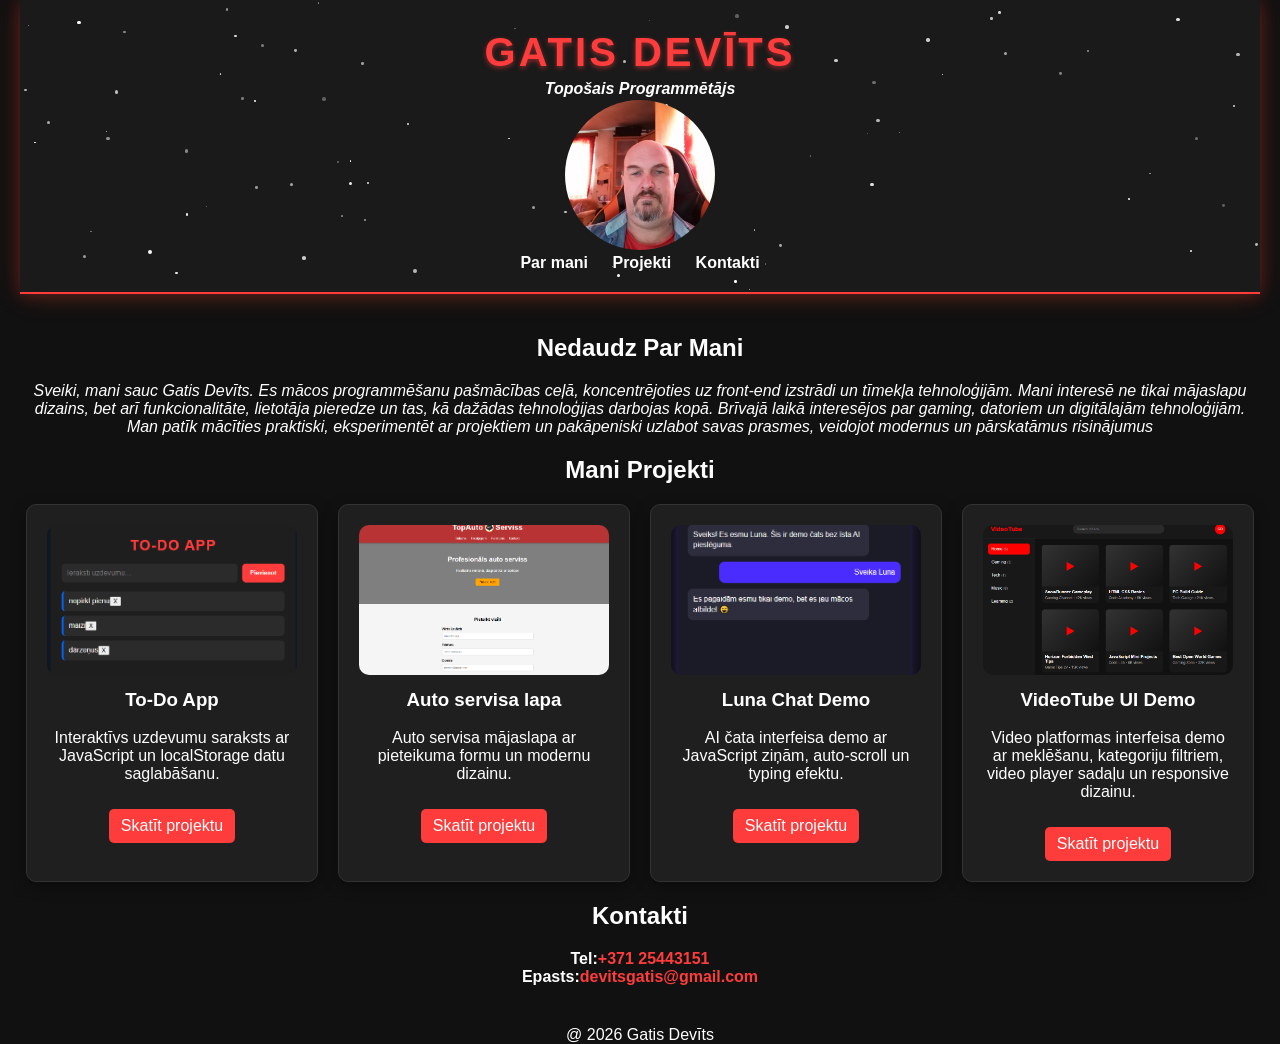
<file: index.html>
<!DOCTYPE html>
<html lang="lv" style="scroll-behavior:smooth;">
    <head>
        <meta charset="utf-8">
        <meta name="viewport" content="width=device-width, initial-scale=1.0">
        <title> DEVĪTS GATIS PORTFOLIO </title>
            <link rel="stylesheet" href="./style.css">
    </head>
    <body>
        <header>
            <div class="stars"></div>
            <h1>Gatis Devīts</h1>
              <p><strong><em>Topošais Programmētājs</em></strong></p>
              <img src="Foto.jpg" width="150" height="200" alt="Gatis Devīts profila bilde"/>
              <nav>
                <a href="#par-mani">Par mani</a>
                <a href="#projekti">Projekti</a>
                <a href="#kontakti">Kontakti</a>
              </nav>
        </header>

        <section id="par-mani">
            <h2>Nedaudz Par Mani</h2>
            <p><em>Sveiki, mani sauc Gatis Devīts. Es mācos programmēšanu pašmācības ceļā, 
                koncentrējoties uz front-end izstrādi un tīmekļa tehnoloģijām. Mani interesē 
                ne tikai mājaslapu dizains, bet arī funkcionalitāte, lietotāja pieredze un 
                tas, kā dažādas tehnoloģijas darbojas kopā.

                Brīvajā laikā interesējos par gaming, datoriem un digitālajām tehnoloģijām. 
                Man patīk mācīties praktiski, eksperimentēt ar projektiem un pakāpeniski 
                uzlabot savas prasmes, veidojot modernus un pārskatāmus risinājumus</em></p>
        </section>

        <section id="projekti">
            <h2>Mani Projekti</h2>

            <div class="projekti-container">

                <article class="projekts">
                    <img src="todo-preview.png" alt="To-Do App">
                    <h3>To-Do App</h3>
                    <p>Interaktīvs uzdevumu saraksts ar JavaScript un localStorage datu saglabāšanu.</p>
                    <a href="./todo-app/index.html" target="_blank">Skatīt projektu</a>
                </article>                
                <article class="projekts">
                    <img src="topauto-preview.png" alt="TopAuto Serviss">
                    <h3>Auto servisa lapa</h3>
                    <p>Auto servisa mājaslapa ar pieteikuma formu un modernu dizainu.</p>
                    <a href="./topauto/index.html" target="_blank">Skatīt projektu</a>
                </article>
                <article class="projekts">
                    <img src="luna-preview.png" alt="Luna Chat Demo">
                    <h3>Luna Chat Demo</h3>
                    <p>AI čata interfeisa demo ar JavaScript ziņām, auto-scroll un typing efektu.</p>
                    <a href="./luna-chat-demo/index.html" target="_blank">Skatīt projektu</a>
                </article>
                <article class="projekts">
                    <img src="videotube-preview.png" alt="VideoTube UI Demo">
                    <h3>VideoTube UI Demo</h3>
                    <p>Video platformas interfeisa demo ar meklēšanu, kategoriju filtriem, video player sadaļu un responsive dizainu.</p>
                    <a href="./videotube-ui-demo/index.html" target="_blank">Skatīt projektu</a>
                </article>

            </div>

        </section>
        <section id="kontakti">
            <h2>Kontakti</h2>
            <p>
                <strong>
                    Tel:<a href="tel:+37125443151">+371 25443151</a><br>
                     Epasts:<a href="mailto:devitsgatis@gmail.com">devitsgatis@gmail.com</a>
                </strong>
            </p>
        </section>

        <footer>@ 2026 Gatis Devīts</footer>
        <script src="./script.js"></script>
    </body>

</html>
</file>
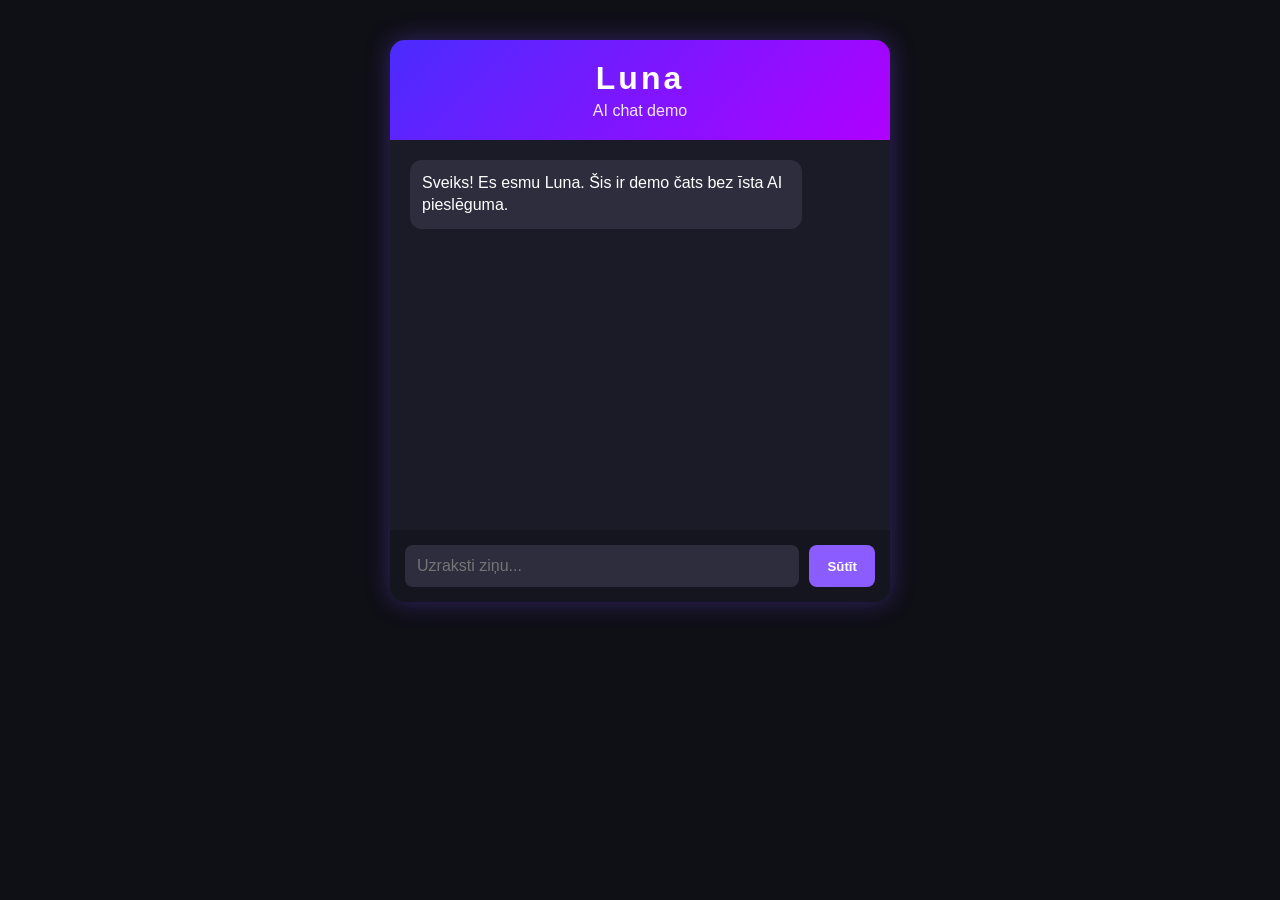
<file: luna-chat-demo/index.html>
<!DOCTYPE html>
<html lang="lv">
<head>
    <meta charset="UTF-8">
    <meta name="viewport" content="width=device-width, initial-scale=1.0">
    <title>Luna Chat Demo</title>

    <link rel="stylesheet" href="./style.css">
</head>
<body>

    <div class="chat-container">
        <div class="chat-header">
            <h1>Luna</h1>
            <p>AI chat demo</p>
        </div>

        <div class="chat-box" id="chatBox">
            <div class="message bot-message">
                Sveiks! Es esmu Luna. Šis ir demo čats bez īsta AI pieslēguma.
            </div>
        </div>

        <div class="chat-input-area">
            <input type="text" id="userInput" placeholder="Uzraksti ziņu...">
            <button id="sendBtn">Sūtīt</button>
        </div>
    </div>

    <script src="./script.js"></script>
</body>
</html>
</file>
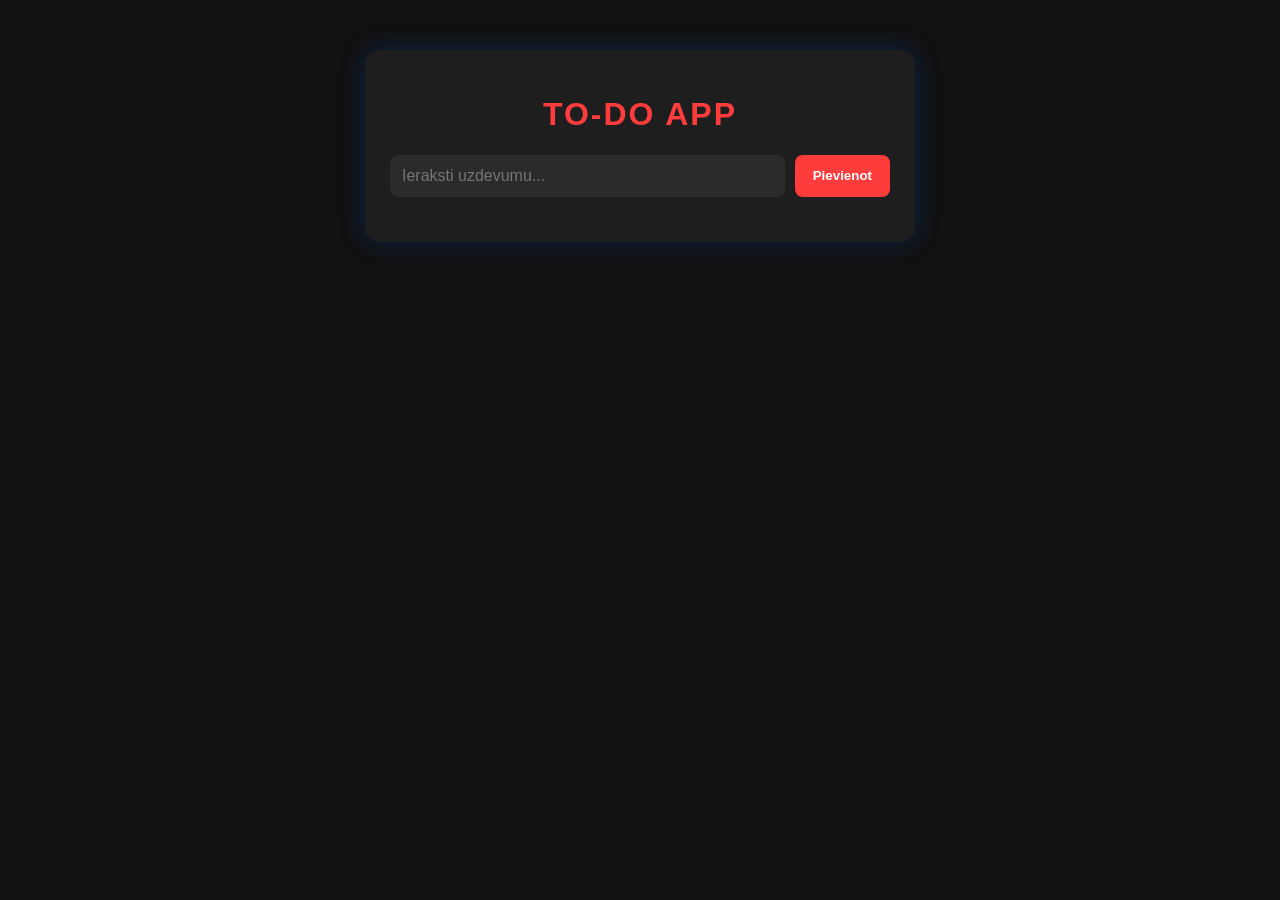
<file: todo-app/index.html>
<!DOCTYPE html>
<html lang="lv">
<head>
    <meta charset="UTF-8">
    <meta name="viewport" content="width=device-width, initial-scale=1.0">
    <title>To-Do App</title>

    <link rel="stylesheet" href="./style.css">
</head>
<body>

    <div class="container">
        <h1>TO-DO APP</h1>

        <div class="input-container">
            <input type="text" id="taskInput" placeholder="Ieraksti uzdevumu...">

            <button id="addTaskBtn">
                Pievienot
            </button>
        </div>

        <ul id="taskList"></ul>
    </div>

    <script src="./script.js"></script>
</body>
</html>
</file>
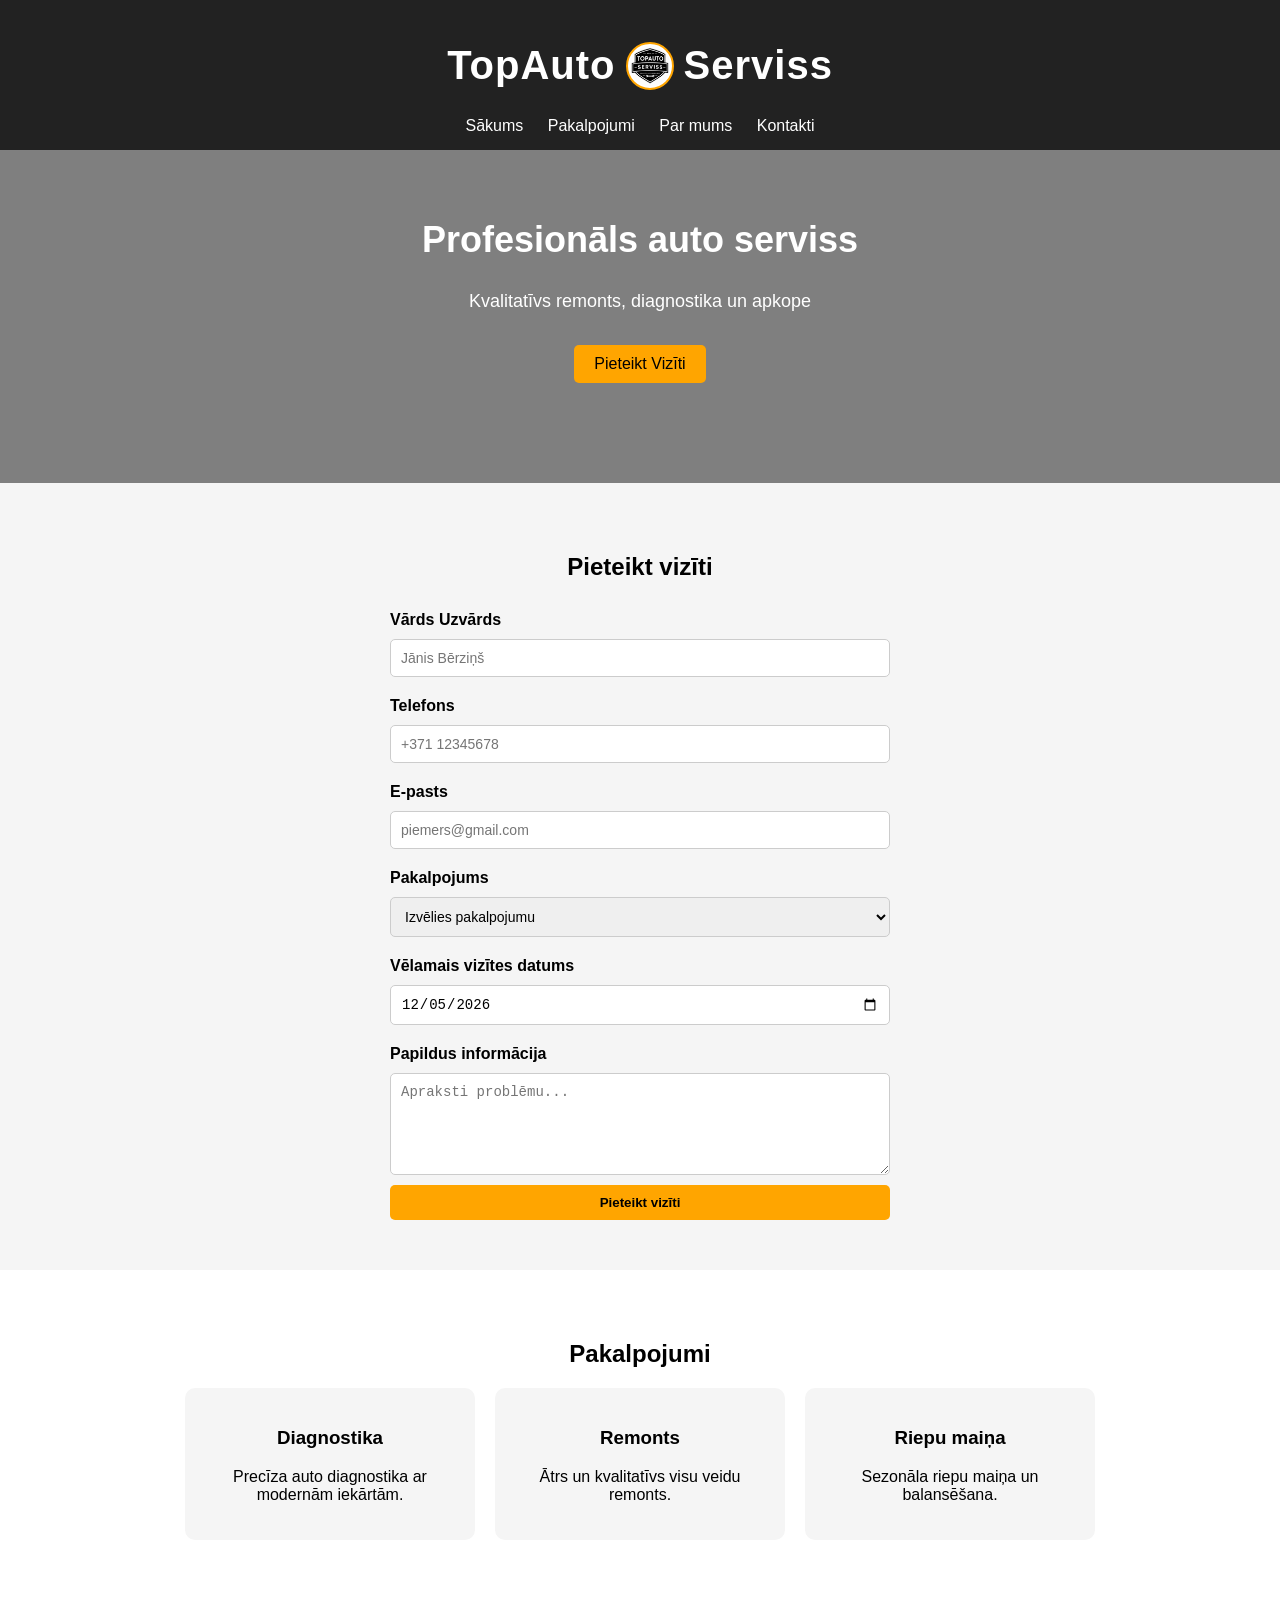
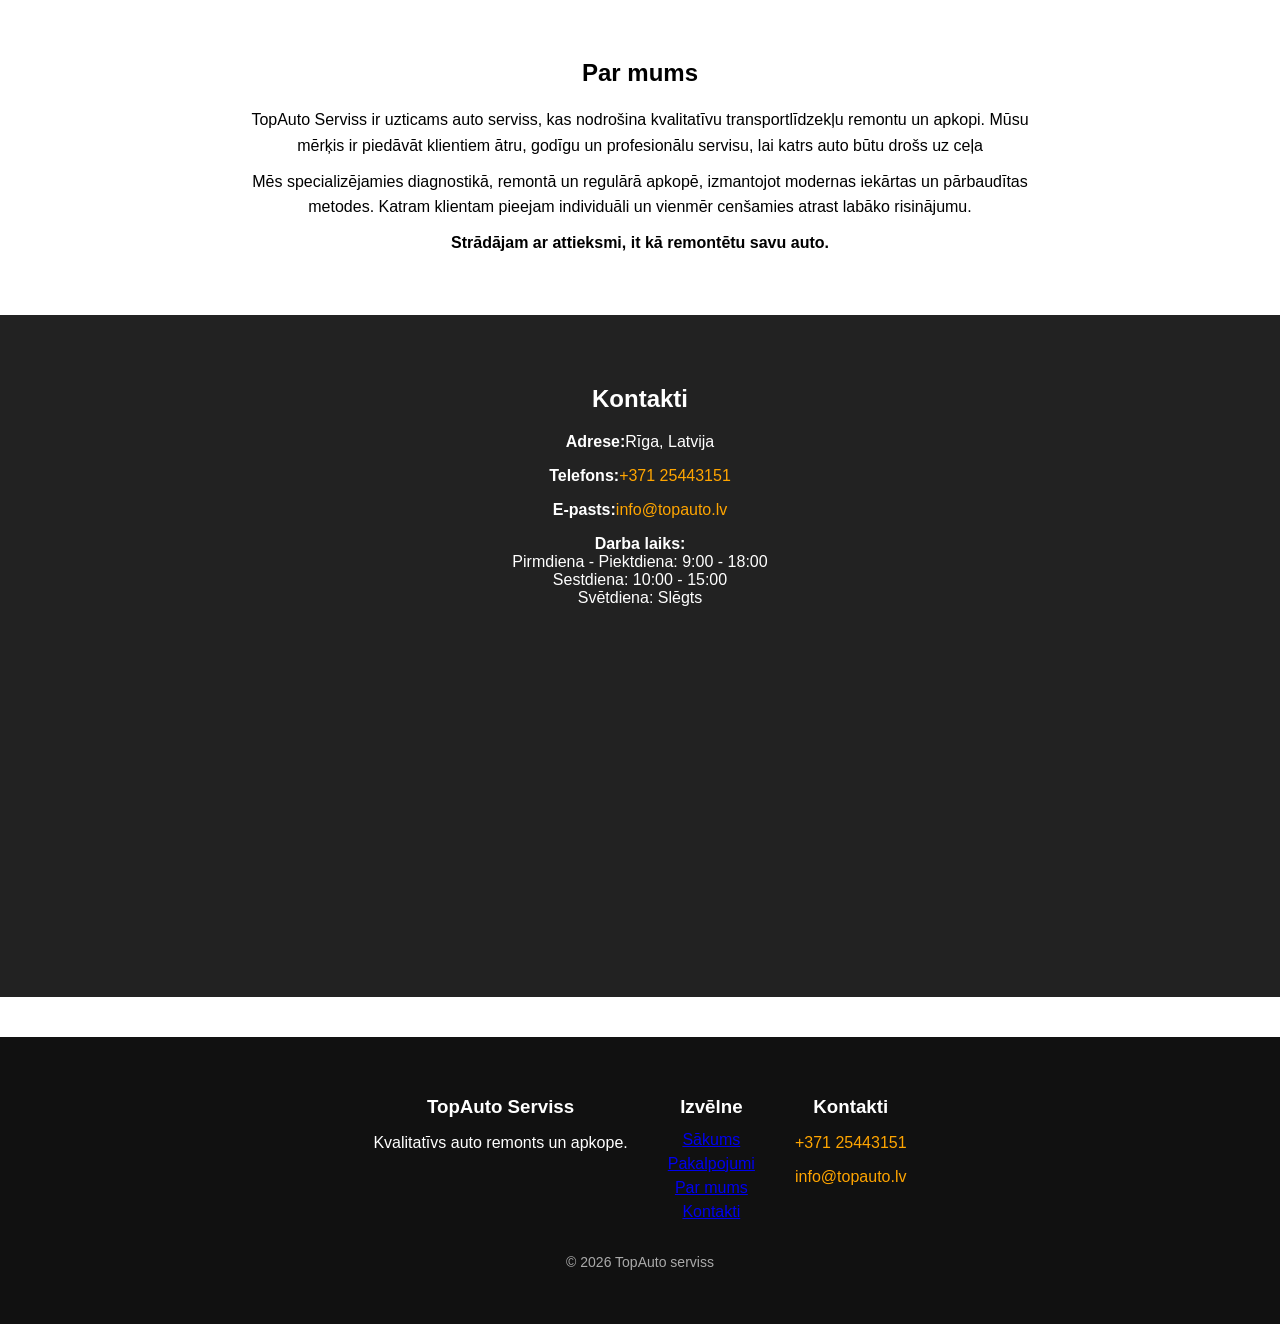
<file: topauto/index.html>
<!DOCTYPE html>
<html lang="lv" style="scroll-behavior: smooth;">
    <head>
        <meta charset="utf-8">
        <meta name="viewport" content="width=device-width, initial-scale=1.0">
        <title>TopAuto Serviss</title>
        <link rel="stylesheet" href="style.css">
    </head>
    <body>
        <header class="scrolled">
            <div class="logo-container">
                <h1>
                    TopAuto
                    <img src="topauto.png" alt="logo">
                    Serviss
                </h1>    
            </div>
            <nav>
                <a href="#sakums">Sākums</a>
                <a href="#pakalpojumi">Pakalpojumi</a>
                <a href="#par-mums">Par mums</a>
                <a href="#kontakti">Kontakti</a>
            </nav>
        </header>
        <section class="hero" id="sakums">
            <h2>Profesionāls auto serviss</h2>
            <p>Kvalitatīvs remonts, diagnostika un apkope</p>
            <a href="#pieteikums">Pieteikt Vizīti</a>
        </section>
        <section id="pieteikums">
            <h2>Pieteikt vizīti</h2>
            <form action="https://formspree.io/f/xdajeoqn" method="post">
                <label for="vards">Vārds Uzvārds</label>
                <input type="text" id="vards" name="pilns_vards" placeholder="Jānis Bērziņš" required>
                <label for="telefons">Telefons</label>
                <input type="tel" id="telefons" name="telefons" placeholder="+371 12345678" pattern="^\+371\s\d{8}$" required>
                <label for="epasts">E-pasts</label>
                <input type="email" id="epasts" name="epasts" placeholder="piemers@gmail.com" required>
                <label for="pakalpojums">Pakalpojums</label>
                <select id="pakalpojums" name="pakalpojums" required>
                    <option value="">Izvēlies pakalpojumu</option>
                    <option>Diagnostika</option>
                    <option>Remonts</option>
                    <option>Riepu maiņa</option>
                </select>
                <label for="datums">Vēlamais vizītes datums</label>
                <input type="date" id="datums" name="datums" required>
                <label for="info">Papildus informācija</label>
                <textarea id="info" name="papildus_info" placeholder="Apraksti problēmu..."></textarea>
                <button type="submit">Pieteikt vizīti</button>
            </form>
            <p id="success-message" style="display: none; color: green; margin-top: 10px;">
                Paldies! Pieteikums nosūtīts 
            </p>
        </section>
        <section id="pakalpojumi">
            <h2>Pakalpojumi</h2>
            <div class="pakalpojumi-container">
                <div class="pakalpojums">
                    <h3>Diagnostika</h3>
                    <p>Precīza auto diagnostika ar modernām iekārtām.</p>
                </div>
                <div class="pakalpojums">
                    <h3>Remonts</h3>
                    <p>Ātrs un kvalitatīvs visu veidu remonts.</p>
                </div>
                <div class="pakalpojums">
                    <h3>Riepu maiņa</h3>
                    <p>Sezonāla riepu maiņa un balansēšana.</p>
                </div>
            </div>
        </section>
        <section id="par-mums">
            <h2>Par mums</h2>
            <p>TopAuto Serviss ir uzticams auto serviss, kas nodrošina kvalitatīvu
               transportlīdzekļu remontu un apkopi. Mūsu mērķis ir piedāvāt klientiem
               ātru, godīgu un profesionālu servisu, lai katrs auto būtu drošs uz ceļa</p>
            <p>Mēs specializējamies diagnostikā, remontā un regulārā apkopē, izmantojot
               modernas iekārtas un pārbaudītas metodes. Katram klientam pieejam
               individuāli un vienmēr cenšamies atrast labāko risinājumu.</p>
            <p><strong>Strādājam ar attieksmi, it kā remontētu savu auto.</strong></p>
        </section>
        <section id="kontakti">
            <h2>Kontakti</h2>
            <p><strong>Adrese:</strong>Rīga, Latvija</p>
            <p><strong>Telefons:</strong><a href="tel:+37125443151">+371 25443151</a></p>
            <p><strong>E-pasts:</strong><a href="mailto:info@topauto.lv">info@topauto.lv</a></p>
            <p><strong>Darba laiks:</strong><br>
            Pirmdiena - Piektdiena: 9:00 - 18:00<br>
            Sestdiena: 10:00 - 15:00<br>
            Svētdiena: Slēgts</p>
            <iframe 
            src="https://www.google.com/maps?q=Riga&output=embed" 
            width="100%" 
            height="300" 
            style="border:0; margin-top:20px;"
            loading="lazy">
            </iframe>
        </section>
        <footer>
            <div class="footer-container">
                <div class="footer-info">
                    <h3>TopAuto Serviss</h3>
                    <p>Kvalitatīvs auto remonts un apkope.</p>
                </div>
                <div class="footer-links">
                    <h3>Izvēlne</h3>
                    <a href="#sakums">Sākums</a><br>
                    <a href="#pakalpojumi">Pakalpojumi</a><br>
                    <a href="#par-mums">Par mums</a><br>
                    <a href="#kontakti">Kontakti</a>
                </div>
                <div class="footer-contact">
                    <h3>Kontakti</h3>
                    <p><a href="tel:+37125443151">+371 25443151</a></p>
                    <p><a href="mailto:info@topauto.lv">info@topauto.lv</a></p>
                </div>
            </div>
            <p class="footer-bottom">&copy; 2026 TopAuto serviss</p>
        </footer>
        <script src="./script.js"></script>
    </body>
</html>
</file>
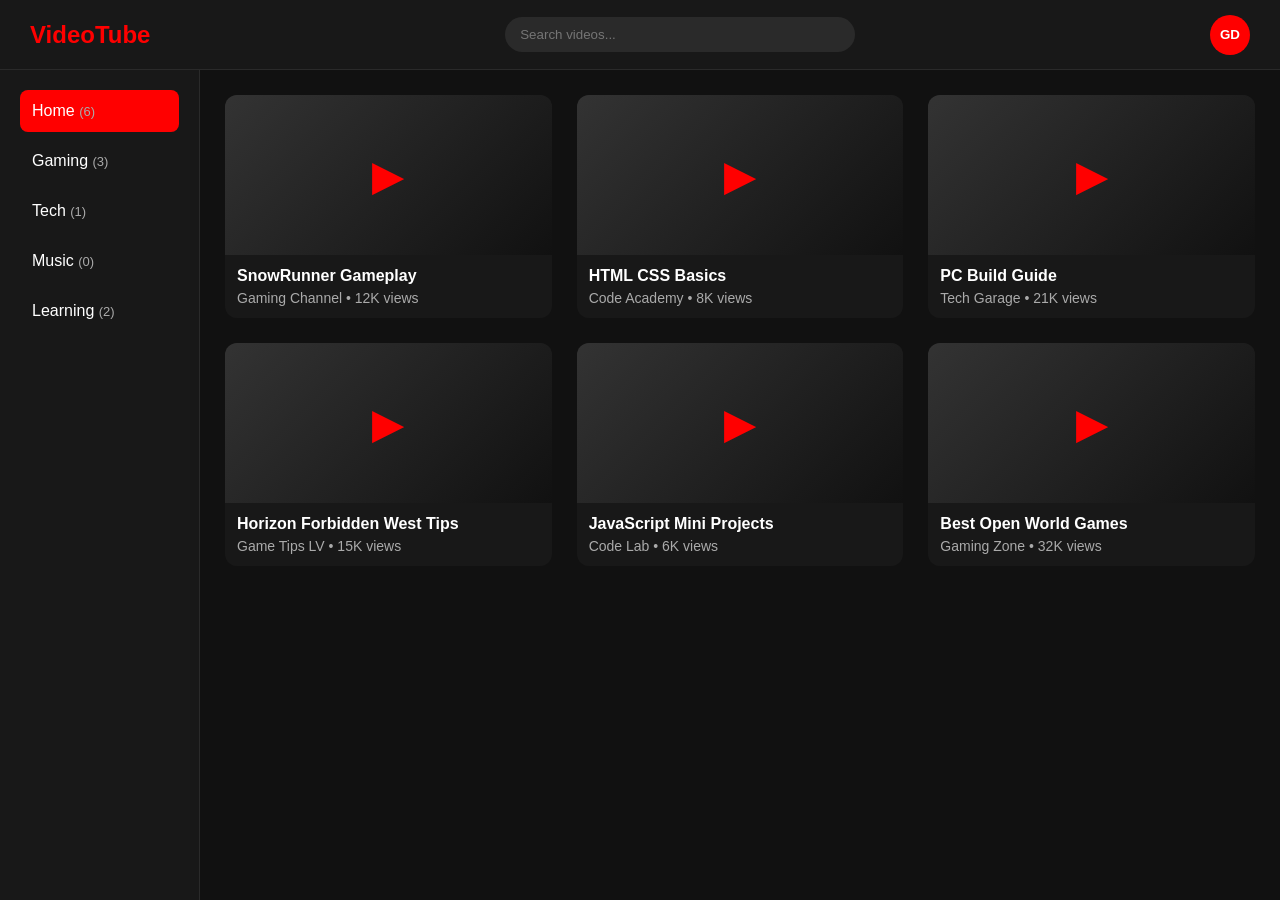
<file: videotube-ui-demo/index.html>
<!DOCTYPE html>
<html lang="en">
<head>
    <meta charset="UTF-8">
    <meta name="viewport" content="width=device-width, initial-scale=1.0">
    <title>VideoTube UI Demo</title>
    <link rel="stylesheet" href="./style.css">
</head>
<body>
    <header class="main-header">
        <div class="logo">VideoTube</div>
        <div class="search-box">
            <input type="text" id="searchInput" placeholder="Search videos...">
        </div>
        <button class="profile-btn">GD</button>
    </header>
    <main class="page-layout">
        <aside class="sidebar">
            <a href="#" data-category="all" class="active">Home <span class="count"></span></a>
            <a href="#" data-category="gaming">Gaming <span class="count"></span></a>
            <a href="#" data-category="tech">Tech <span class="count"></span></a>
            <a href="#" data-category="music">Music <span class="count"></span></a>
            <a href="#" data-category="learning">Learning <span class="count"></span></a>
        </aside>
        <section class="videos-section">
            <div class="selected-video" id="selectedVideo">
                <h2>Select a video</h2>
                <p>Click on any video card to see details here.</p>
            </div>
            <article class="video-card" data-category="gaming">
                <div class="thumbnail">▶</div>
                <h3>SnowRunner Gameplay</h3>
                <p>Gaming Channel • 12K views</p>
            </article>
            <article class="video-card" data-category="learning">
                <div class="thumbnail">▶</div>
                <h3>HTML CSS Basics</h3>
                <p>Code Academy • 8K views</p>
            </article>
            <article class="video-card" data-category="tech">
                <div class="thumbnail">▶</div>
                <h3>PC Build Guide</h3>
                <p>Tech Garage • 21K views</p>
            </article>
            <article class="video-card" data-category="gaming">
                <div class="thumbnail">▶</div>
                <h3>Horizon Forbidden West Tips</h3>
                <p>Game Tips LV • 15K views</p>
            </article>
            <article class="video-card" data-category="learning">
                <div class="thumbnail">▶</div>
                <h3>JavaScript Mini Projects</h3>
                <p>Code Lab • 6K views</p>
            </article>
            <article class="video-card" data-category="gaming">
                <div class="thumbnail">▶</div>
                <h3>Best Open World Games</h3>
                <p>Gaming Zone • 32K views</p>
            </article>
            <p id="noResults" class="no-results">No videos found</p>
        </section>
    </main>
    <script src="./script.js"></script>

</body>
</html>
</file>
<file: style.css>
body {
    text-align: center;
    background-color: #111;
    color: white;
    max-width: 1400px;
    margin: 0 auto;
    padding: 0 20px;
    font-family: Arial, Helvetica, sans-serif;
}
header img {
    width: 150px;
    height: 150px;
    border-radius: 50%;
    object-fit: cover;
    margin-top: 0;
}
header p {
    margin: 2px;    
}

.projekts img {
    width: 100%;
    height: 150px;
    object-fit: cover;
    border-radius: 10px;
}

.projekts h3 {
    margin-top: 10px;
}

section {
    scroll-margin-top: 100px;
}

footer {
    margin-top: 40px;
}
header {
    position: sticky;
    top: 0;
    overflow: hidden;
    background: #1a1a1a;
    padding: 20px;
    margin-bottom: 40px;
    border-bottom: 2px solid #ff3c3c;
    box-shadow:
        0 2px 15px rgba(255, 60, 60, 0.25),
        0 0 30px rgba(255, 80, 0, 0.15);
    z-index: 1000;
}
header h1 {
    margin: 10px 0 5px;
    font-size: 2.5em;
    color: #ff3c3c;
    text-shadow: 0 2px 5px rgba(255, 60, 60, 0.5);
    letter-spacing: 3px;
    text-transform: uppercase;
    font-weight: bold;
}
nav a {
    margin: 0 10px;
    text-decoration: none;
    color: white;
    font-weight: bold;
    transition: 0.3s;
}
nav a:hover {
    color: #ff3c3c;
    border-bottom: 2px solid #ff3c3c;
}
.projekts {
    background: #1f1f1f;
    color: white;
    padding: 20px;
    width: 250px;
    border-radius: 10px;
    border: 1px solid #333;
    box-shadow: 0 4px 15px rgba(0,0,0,0.4);
    transition: 0.3s;
}
.projekti-container {
    display: flex;
    justify-content: center;
    gap: 20px;
    flex-wrap: wrap;
}
.projekts:hover {
    transform: translateY(-5px);
    border-color: #ff3c3c;
    box-shadow: 0 6px 20px rgba(255, 60, 60, 0.25);
}
.projekts a {
    display: inline-block;
    margin-top: 10px;
    padding: 8px 12px;
    background: #ff3c3c;
    color: white;
    border-radius: 5px;
    text-decoration: none;
    transition: 0.3s;
    cursor: pointer;
}
.projekts a:hover {
    background: #ff6b00;
    transform: scale(1.05);
}
#kontakti a {
    color: #ff3c3c;
    text-decoration: none;
}
#kontakti a:hover {
    text-decoration: #ff6b00;
}
.stars {
    position: absolute;
    inset: 0;
    pointer-events: none;
    z-index: 0;
}
.star {
    position: absolute;
    background: white;
    border-radius: 50%;
    opacity: 0.7;
}
header > *:not(.stars) {
    position: relative;
    z-index: 1;
}
</file>
<file: luna-chat-demo/style.css>
body {
    margin: 0;
    background: #0f0f16;
    color: white;
    font-family: Arial, Helvetica, sans-serif;
    display: flex;
    justify-content: center;
    padding-top: 40px;
}

.chat-container {
    width: 90%;
    max-width: 500px;
    background: #1b1b27;
    border-radius: 15px;
    overflow: hidden;
    box-shadow: 0 0 25px rgba(120, 80, 255, 0.35);
}

.chat-header {
    background: linear-gradient(135deg, #4b2cff, #b000ff);
    padding: 20px;
    text-align: center;
}

.chat-header h1 {
    margin: 0;
    letter-spacing: 3px;
}

.chat-header p {
    margin: 5px 0 0;
    opacity: 0.9;
}

.chat-box {
    height: 350px;
    padding: 20px;
    overflow-y: auto;
}

.message {
    max-width: 80%;
    padding: 12px;
    margin-bottom: 12px;
    border-radius: 12px;
    line-height: 1.4;
}

.bot-message {
    background: #2d2d3d;
    text-align: left;
}

.user-message {
    background: #4b2cff;
    margin-left: auto;
    text-align: right;
}

.chat-input-area {
    display: flex;
    gap: 10px;
    padding: 15px;
    background: #15151f;
}

#userInput {
    flex: 1;
    padding: 12px;
    border: none;
    border-radius: 8px;
    background: #2d2d3d;
    color: white;
    font-size: 16px;
}

#userInput:focus {
    outline: 2px solid #8b5cff;
}

#sendBtn {
    padding: 12px 18px;
    border: none;
    border-radius: 8px;
    background: #8b5cff;
    color: white;
    font-weight: bold;
    cursor: pointer;
    transition: 0.3s;
}

#sendBtn:hover {
    background: #b000ff;
    transform: scale(1.05);
}
</file>
<file: todo-app/style.css>
body {
    margin: 0;
    background-color: #111;
    color: white;
    font-family: Arial, Helvetica, sans-serif;
    display: flex;
    justify-content: center;
    padding-top: 50px;
}

.container {
    width: 90%;
    max-width: 500px;
    background: #1e1e1e;
    padding: 25px;
    border-radius: 15px;
    box-shadow: 0 0 25px rgba(0, 80, 200, 0.3);
}

h1 {
    text-align: center;
    color: #ff3c3c;
    letter-spacing: 2px;
}

.input-container {
    display: flex;
    gap: 10px;
    margin-bottom: 20px;
}

#taskInput {
    flex: 1;
    padding: 12px;
    border: none;
    border-radius: 8px;
    background: #2b2b2b;
    color: white;
    font-size: 16px;
}

#taskInput:focus {
    outline: 2px solid #ff3c3c;
}

#addTaskBtn {
    padding: 12px 18px;
    border: none;
    border-radius: 8px;
    background: #ff3c3c;
    color: white;
    font-weight: bold;
    cursor: pointer;
    transition: 0.3s;
}

#addTaskBtn:hover {
    background: #ff6b00;
    transform: scale(1.05);
}

#taskList {
    list-style: none;
    padding: 0;
}
li {
    background: #2b2b2b;
    padding: 12px;
    border-radius: 8px;
    margin-bottom: 10px;
    border-left: 4px solid #0066ff;

    display: flex;
    justify-content: space-between;
    align-items: center;
}
li button {
    background: none;
    border: none;
    color: #ff3c3c;
    font-size: 18px;
    font-weight: bold;
    cursor: pointer;
    transition: 0.3s;
}
li button:hover {
    color: #ff0000;
    transform: scale(1.2);
}
.completed {
    text-decoration: line-through;
    opacity: 0.6;
}
</file>
<file: topauto/style.css>
form label {
                text-align: left;
                font-weight: bold;
                margin-top: 10px;
            }
            #success-message {
                font-weight: bold;
                animation: fadein 0.5s ease;
            }
            @keyframes fadein {
                from {opacity: 0;}
                to {opacity: 1;}
            }
            #success-message:after {
                content: "✔";
                margin-left: 5px;
                color: lightgreen;
            }
            #pieteikums {
                padding: 50px 20px;
                text-align: center;
                background: #f5f5f5;
            }
            form {
                max-width: 500px;
                margin: 0 auto;
                display: flex;
                flex-direction: column;
                gap: 10px;
                text-align: left;
            }
            form input,
            form select,
            form textarea {
                padding: 10px;
                border-radius: 5px;
                border: 1px solid #ccc;
                font-size: 14px;
            }
            form input:focus:invalid,
            form select:focus:invalid,
            form textarea:focus:invalid {
                border: 2px solid red;
            }
            form input:focus,
            form select:focus,
            form textarea:focus {
                outline: none;
                border: 2px solid orange;
            }
            form input:focus:valid,
            form select:focus:valid,
            form textarea:focus:valid {
                border: 2px solid green;
            }
            form textarea {
                min-height: 80px;
            }
            form button {
                padding: 10px;
                background: orange;
                border: none;
                border-radius: 5px;
                font-weight: bold;
                cursor: pointer;
                transition: 0.3s;
            }
            form button:hover {
                background: darkorange;
                transform: scale(1.05);
            }
            .logo-container {
                display: flex;
                align-items: center;
                justify-content: center;
                gap: 10px;
                font-size: 24px;
            }
            .logo-container h1 {
                font-size: 40px;
                display: flex;
                align-items: center;
                gap: 10px;
                letter-spacing: 1px;
                font-weight: bold;
            }
            .logo-container img {
                height: 1em;
                width: 1em;
                object-fit: cover;
                border-radius: 50%;
                border: 2px solid orange;
                padding: 2px;
                background: white;
            }
            html {
                scroll-behavior: smooth;
            }
            @media (max-width: 600px) {
                form {
                    max-width: 100%;
                }
                form button {
                    width: 100%;
                }.hero h2 {
                    font-size: 28px;
                }
                .hero p {
                    font-size: 16px;
                }
                .hero {
                    padding: 60px 20px;
                }
                .logo-container h1 {
                    font-size: 28px;
                    flex-wrap: wrap;
                    justify-content: center;
                }
                nav {
                    display: flex;
                    flex-wrap: wrap;
                    justify-content: center;
                    gap: 8px;                    
                }
                nav a {
                    margin: 0;
                    font-size: 14px;
                }
            }
            .footer-container div {
                transition: 0.3s;
            }
            .footer-container div:hover {
                transform: translateY(-3px);
            }
            footer {
                background: #111;
                color: white;
                padding: 40px 20px;
                margin-top: 40px;
                text-align: center;
            }
            .footer-container {
                display: flex;
                justify-content: center;
                gap: 40px;
                flex-wrap: wrap;
                text-align: center;
            }
            .footer-container h3 {
                margin-bottom: 10px;
            }
            .footer-links a {
                display: inline-block;
                margin: 3px 0;
            }
            .footer-contact a {
                color: orange;
                text-decoration: none;
            }
            .footer-links a:hover,
            .footer-contact a:hover {
                text-decoration: underline;
            }
           .footer-bottom {
                margin-top: 30px;
                font-size: 14px;
                color: #aaa;
            }
            #par-mums {
                padding: 50px 20px;
                background: #fff;
                text-align: center;
            }
            #par-mums p {
                max-width: 800px;
                margin: 10px auto;
                line-height: 1.6;
            }
            #kontakti {
                background: #222;
                color: white;
                padding: 50px 20px;
                text-align: center;
                scroll-margin-top: 80px;
            }
            #kontakti a {
                color: orange;
                text-decoration: none;
            }
            #kontakti a:hover {
                text-decoration: underline;
            }
            #pakalpojumi h2 {
                margin-bottom: 20px;
            }
            #pakalpojumi {
                padding: 50px 20px;
                text-align: center;
            }
            .pakalpojumi-container {
                display: flex;
                justify-content: center;
                gap: 20px;
                flex-wrap: wrap;
            }
            .pakalpojums {
                background: #f5f5f5;
                padding: 20px;
                width: 250px;
                border-radius: 10px;
                transition: 0.3s;
            }
            .pakalpojums:hover {
                transform: translateY(-5px);
            }
            body {
                margin: 0;
                font-family: Arial, Helvetica, sans-serif;
            }
            header {
                background: #222;
                color: white;
                padding: 15px;
                text-align: center;
                position: sticky;
                top: 0;
                z-index: 1000;
                transition: 0.3s;
            }
            header.scrolled {
                background: rgba(180, 40, 40, 0.95);
                box-shadow: 0 2px 10px rgba(0, 0, 0, 0.3);
            }
            nav a {
                color: white;
                margin: 0 10px;
                text-decoration: none;
                transition: 0.3s;
            }
            section {
                scroll-margin-top: 100px;
            }
            nav a:hover {
                color: orange;
            }
            .hero {
                background: 
                    linear-gradient(rgba(0,0,0,0.5), rgba(0,0,0,0.5)),
                    url('https://via.placeholder.com/1200x400') center/cover;
                color: white;
                padding: 40px 20px 100px;
                text-align: center;
                background-attachment: scroll;
            }
            .hero h2 {
                font-size: 36px;
            }
            .hero p {
                font-size: 18px;
            }
            .hero a {
                display: inline-block;
                margin-top: 15px;
                padding: 10px 20px;
                background: orange;
                color: black;
                text-decoration: none;
                border-radius: 5px;
                transition: 0.3s;
            }
            .hero a:hover {
                background: darkorange;
                transform: scale(1.05);
            }
</file>
<file: videotube-ui-demo/style.css>
* {
    margin: 0;
    padding: 0;
    box-sizing: border-box;
}
body {
    font-family: Arial, sans-serif;
    background: #111;
    color: #fff;
}
.main-header {
    height: 70px;
    background: #181818;
    display: flex;
    align-items: center;
    justify-content: space-between;
    padding: 0 30px;
    border-bottom: 1px solid #2a2a2a;
}
.logo {
    font-size: 24px;
    font-weight: bold;
    color: #ff0000;
}
.search-box input {
    width: 350px;
    padding: 10px 15px;
    border: none;
    border-radius: 20px;
    background: #2a2a2a;
    color: white;
}
.profile-btn {
    width: 40px;
    height: 40px;
    border: none;
    border-radius: 50%;
    background: #ff0000;
    color: white;
    font-weight: bold;
    cursor: pointer;
}
.page-layout {
    display: flex;
}
.sidebar {
    width: 200px;
    min-height: calc(100vh - 70px);
    background: #181818;
    padding: 20px;
    border-right: 1px solid #2a2a2a;
}
.sidebar a {
    display: block;
    color: white;
    text-decoration: none;
    padding: 12px;
    border-radius: 8px;
    margin-bottom: 8px;
}
.count {
    color: #aaa;
    font-size: 13px;
}
.sidebar a:hover {
    background: #2a2a2a;
}
.sidebar a.active {
    background: #ff0000;
    color: white;
}
.search-box input:focus {
    outline: 2px solid #ff0000;
}
.profile-btn:hover {
    background: #cc0000;
}
.videos-section {
    flex: 1;
    padding: 25px;
    display: grid;
    grid-template-columns: repeat(3, 1fr);
    gap: 25px;
    align-items: stretch;
    align-content: start;
}
.video-card {
    background: #181818;
    border-radius: 12px;
    overflow: hidden;
    cursor: pointer;
    transition: 0.2s;
    height: 100%;
}
.video-card:hover {
    transform: translateY(-5px);
}
.thumbnail {
    height: 160px;
    background: linear-gradient(135deg, #333, #111);
    display: flex;
    align-items: center;
    justify-content: center;
    font-size: 42px;
    color: #ff0000;
}
.video-card h3 {
    font-size: 16px;
    padding: 12px 12px 5px;
}
.video-card p {
    font-size: 14px;
    color: #aaa;
    padding: 0 12px 12px;
}
@media (max-width: 900px) {
    .videos-section {
        grid-template-columns: repeat(2, 1fr);
    }

    .search-box input {
        width: 250px;
    }
}
@media (max-width: 600px) {
    .main-header {
        flex-direction: column;
        height: auto;
        gap: 12px;
        padding: 15px;
    }

    .page-layout {
        flex-direction: column;
    }

    .sidebar {
        width: 100%;
        min-height: auto;
        display: flex;
        justify-content: center;
        gap: 10px;
        padding: 12px;
        border-right: none;
        border-bottom: 1px solid #2a2a2a;
        flex-wrap: wrap;
    }

    .sidebar a {
        margin-bottom: 0;
        padding: 8px 10px;
    }

    .videos-section {
        grid-template-columns: 1fr;
    }

    .search-box input {
        width: 100%;
    }
}
.video-card.hidden {
    display: none;
}
.videos-section.searching {
    display: grid;
    grid-template-columns: repeat(3, 1fr);
    align-items: stretch;
    align-content: start;
}
.videos-section.searching .video-card h3,
.videos-section.searching .video-card p {
    align-self: start;
}
.videos-section.searching .video-card.hidden {
    display: none;
}
.no-results {
    display: none;
    color: #ff0000;
    font-size: 26px;
    font-weight: bold;
    text-align: center;
    padding: 80px 40px;
    grid-column: 1 / -1;
}
.videos-section:not(.searching) .video-card {
    display: block;
    max-width: none;
}
.videos-section:not(.searching) .thumbnail {
    width: auto;
    height: 160px;
}
.videos-section:not(.searching) .video-card.hidden {
    display: none;
}
.videos-section.searching .video-card {
    display: block;
    max-width: none;
    height: 100%;
}
.videos-section.searching .thumbnail {
    width: auto;
    height: 160px;
}
.selected-video {
    display: none;
    grid-column: 1 / -1;
    background: #181818;
    border-radius: 12px;
    padding: 20px;
    margin-bottom: 10px;
    border-left: 4px solid #ff0000;
}
.selected-video.active {
    display: block;
}
.player-box {
    width: 100%;
    max-width: 1000px;
    aspect-ratio: 16 / 9;
    background: #000;
    border: 2px solid #2a2a2a;
    box-shadow: 0 0 25px rgba(17, 0, 255, 0.45);
    border-radius: 12px;
    display: flex;
    align-items: center;
    justify-content: center;
    font-size: 70px;
    color: #ff0000;
    margin: 0 auto 15px;
}
.video-player {
    width: 100%;
    max-width: 1000px;
    aspect-ratio: 16 / 9;
    display: block;
    margin: 0 auto 15px;
    border-radius: 12px;
    border: 2px solid #2a2a2a;
    box-shadow: 0 0 25px rgba(17, 0, 255, 0.45);
    background: #000;
}
.selected-video h2 {
    margin-bottom: 8px;
}
.selected-video p {
    color: #aaa;
}
.videos-section.searching .selected-video {
    width: 100%;
    max-width: none;
    align-self: stretch;
}
.videos-section.searching .selected-video .player-box {
    max-width: 1000px;
    width: 100%;
}
</file>
